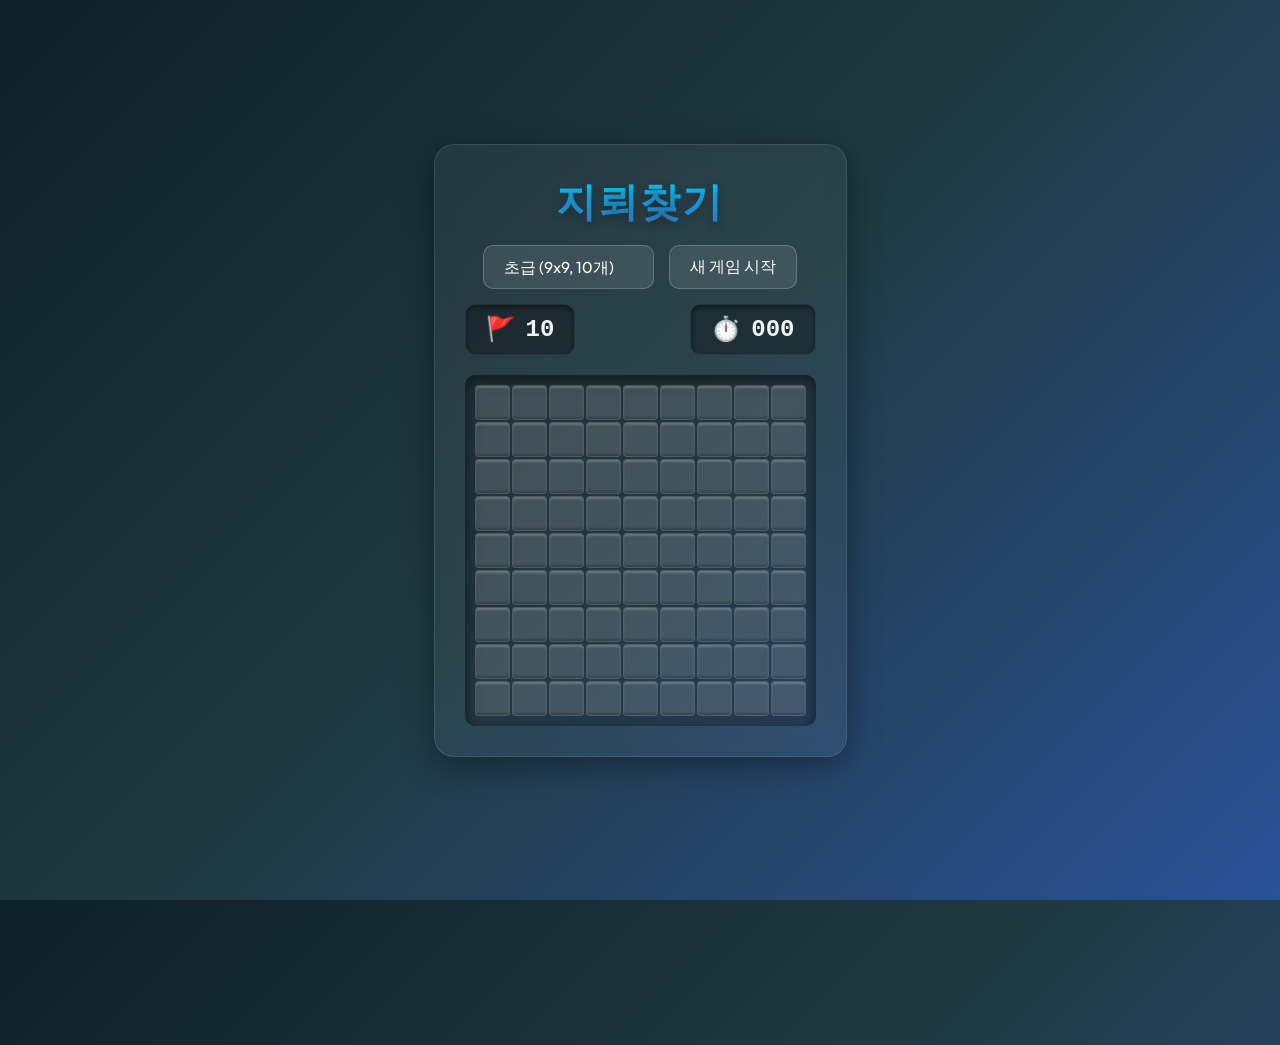
<file: minesweeper/index.html>
<!DOCTYPE html>
<html lang="ko">
<head>
    <meta charset="UTF-8">
    <meta name="viewport" content="width=device-width, initial-scale=1.0">
    <title>프리미엄 지뢰찾기</title>
    <link href="https://fonts.googleapis.com/css2?family=Outfit:wght@300;400;600;700&display=swap" rel="stylesheet">
    <link rel="stylesheet" href="style.css">
</head>
<body>
    <div class="game-container">
        <div class="glass-panel">
            <header class="header">
                <h1>지뢰찾기</h1>
                <div class="controls">
                    <select id="difficulty">
                        <option value="easy">초급 (9x9, 10개)</option>
                        <option value="medium">중급 (16x16, 40개)</option>
                        <option value="hard">고급 (30x16, 99개)</option>
                    </select>
                    <button id="restart-btn" class="btn">새 게임 시작</button>
                </div>
                <div class="stats">
                    <div class="stat-box">
                        <span class="icon">🚩</span>
                        <span id="mines-count">10</span>
                    </div>
                    <div class="stat-box">
                        <span class="icon">⏱️</span>
                        <span id="timer">000</span>
                    </div>
                </div>
            </header>
            
            <div id="board-container" class="board-container">
                <div id="board" class="board"></div>
            </div>
            
            <div id="game-over-modal" class="modal hidden">
                <div class="modal-content glass-panel">
                    <h2 id="modal-title">게임 오버!</h2>
                    <p id="modal-message">지뢰를 밟았습니다.</p>
                    <p>기록: <span id="final-time">0</span>초</p>
                    <button id="modal-restart-btn" class="btn primary-btn">다시 하기</button>
                </div>
            </div>
        </div>
    </div>
    <script src="script.js"></script>
</body>
</html>
</file>
<file: minesweeper/style.css>
:root {
    --bg-gradient: linear-gradient(135deg, #0f2027, #203a43, #2a5298);
    --glass-bg: rgba(255, 255, 255, 0.05);
    --glass-border: rgba(255, 255, 255, 0.1);
    --glass-shadow: 0 8px 32px 0 rgba(0, 0, 0, 0.37);
    --cell-bg-hidden: rgba(255, 255, 255, 0.15);
    --cell-bg-hidden-hover: rgba(255, 255, 255, 0.25);
    --cell-bg-revealed: rgba(0, 0, 0, 0.3);
    --cell-border: rgba(255, 255, 255, 0.05);
    --text-color: #f1f2f6;
    --primary-color: #00d2ff;
    --danger-color: #ff4757;
    --success-color: #2ed573;
    
    /* Number colors */
    --num-1: #3498db;
    --num-2: #2ecc71;
    --num-3: #e74c3c;
    --num-4: #9b59b6;
    --num-5: #f1c40f;
    --num-6: #e67e22;
    --num-7: #34495e;
    --num-8: #95a5a6;
}

* {
    margin: 0;
    padding: 0;
    box-sizing: border-box;
    user-select: none;
}

body {
    font-family: 'Outfit', sans-serif;
    color: var(--text-color);
    background: var(--bg-gradient);
    min-height: 100vh;
    display: flex;
    justify-content: center;
    align-items: center;
    overflow: hidden;
}

.game-container {
    padding: 20px;
    max-width: 100vw;
    max-height: 100vh;
}

.glass-panel {
    background: var(--glass-bg);
    backdrop-filter: blur(10px);
    -webkit-backdrop-filter: blur(10px);
    border: 1px solid var(--glass-border);
    border-radius: 20px;
    box-shadow: var(--glass-shadow);
    padding: 30px;
    display: flex;
    flex-direction: column;
    gap: 20px;
}

.header {
    display: flex;
    flex-direction: column;
    align-items: center;
    gap: 15px;
}

h1 {
    font-size: 2.5rem;
    font-weight: 700;
    letter-spacing: 2px;
    text-transform: uppercase;
    background: -webkit-linear-gradient(#00d2ff, #3a7bd5);
    -webkit-background-clip: text;
    -webkit-text-fill-color: transparent;
    text-shadow: 0px 4px 10px rgba(0, 0, 0, 0.3);
}

.controls {
    display: flex;
    gap: 15px;
}

select, .btn {
    appearance: none;
    background: rgba(255, 255, 255, 0.1);
    border: 1px solid rgba(255, 255, 255, 0.2);
    color: white;
    padding: 10px 20px;
    border-radius: 10px;
    font-family: inherit;
    font-size: 1rem;
    cursor: pointer;
    transition: all 0.3s ease;
    outline: none;
}

select option {
    background: #203a43;
    color: white;
}

.btn:hover, select:hover {
    background: rgba(255, 255, 255, 0.2);
    transform: translateY(-2px);
    box-shadow: 0 5px 15px rgba(0,0,0,0.2);
}

.btn:active {
    transform: translateY(0);
}

.primary-btn {
    background: linear-gradient(45deg, #00d2ff, #3a7bd5);
    border: none;
    font-weight: 600;
}

.primary-btn:hover {
    background: linear-gradient(45deg, #3a7bd5, #00d2ff);
    box-shadow: 0 5px 15px rgba(0, 210, 255, 0.4);
}

.stats {
    display: flex;
    justify-content: space-between;
    width: 100%;
    max-width: 400px;
}

.stat-box {
    background: rgba(0, 0, 0, 0.3);
    padding: 10px 20px;
    border-radius: 10px;
    display: flex;
    align-items: center;
    gap: 10px;
    font-size: 1.5rem;
    font-weight: 600;
    font-family: monospace;
    border: 1px solid rgba(255,255,255,0.05);
    box-shadow: inset 0 2px 5px rgba(0,0,0,0.5);
}

.board-container {
    overflow: auto;
    max-width: calc(100vw - 100px);
    max-height: calc(100vh - 250px);
    padding: 10px;
    border-radius: 10px;
    background: rgba(0, 0, 0, 0.2);
    box-shadow: inset 0 5px 15px rgba(0,0,0,0.5);
}

.board {
    display: grid;
    gap: 2px;
    margin: 0 auto;
    width: max-content;
}

.cell {
    width: 35px;
    height: 35px;
    background: var(--cell-bg-hidden);
    border: 1px solid var(--cell-border);
    border-radius: 4px;
    display: flex;
    justify-content: center;
    align-items: center;
    font-size: 1.2rem;
    font-weight: 700;
    cursor: pointer;
    box-shadow: inset 0 2px 2px rgba(255, 255, 255, 0.2), inset 0 -2px 2px rgba(0, 0, 0, 0.2);
    transition: background 0.2s, transform 0.1s;
}

.cell:hover:not(.revealed) {
    background: var(--cell-bg-hidden-hover);
}

.cell:active:not(.revealed) {
    transform: scale(0.95);
}

.cell.revealed {
    background: var(--cell-bg-revealed);
    box-shadow: inset 0 2px 5px rgba(0, 0, 0, 0.4);
    cursor: default;
}

.cell.mine {
    background: var(--danger-color);
    box-shadow: 0 0 10px var(--danger-color);
    animation: explode 0.5s ease-out;
}

.cell.mine.revealed-safe {
     background: var(--text-color);
     opacity: 0.5;
}

@keyframes explode {
    0% { transform: scale(1); }
    50% { transform: scale(1.3); background: white; }
    100% { transform: scale(1); }
}

.cell.flag {
    color: var(--danger-color);
    animation: popIn 0.3s cubic-bezier(0.175, 0.885, 0.32, 1.275);
}

@keyframes popIn {
    0% { transform: scale(0); }
    100% { transform: scale(1); }
}

/* Number Colors */
.cell[data-value="1"] { color: var(--num-1); }
.cell[data-value="2"] { color: var(--num-2); }
.cell[data-value="3"] { color: var(--num-3); }
.cell[data-value="4"] { color: var(--num-4); }
.cell[data-value="5"] { color: var(--num-5); }
.cell[data-value="6"] { color: var(--num-6); }
.cell[data-value="7"] { color: var(--num-7); }
.cell[data-value="8"] { color: var(--num-8); }

.modal {
    position: fixed;
    top: 0;
    left: 0;
    width: 100vw;
    height: 100vh;
    background: rgba(0, 0, 0, 0.6);
    display: flex;
    justify-content: center;
    align-items: center;
    z-index: 100;
    opacity: 1;
    transition: opacity 0.3s ease;
}

.modal.hidden {
    opacity: 0;
    pointer-events: none;
}

.modal-content {
    text-align: center;
    transform: scale(1);
    transition: transform 0.3s cubic-bezier(0.175, 0.885, 0.32, 1.275);
}

.modal.hidden .modal-content {
    transform: scale(0.8);
}

.modal h2 {
    font-size: 2rem;
    margin-bottom: 10px;
}

.modal p {
    font-size: 1.2rem;
    margin-bottom: 20px;
    color: #ccc;
}

.win-title {
    color: var(--success-color);
    text-shadow: 0 0 10px rgba(46, 213, 115, 0.5);
}

.lose-title {
    color: var(--danger-color);
    text-shadow: 0 0 10px rgba(255, 71, 87, 0.5);
}

/* Custom Scrollbar for board */
::-webkit-scrollbar {
    width: 10px;
    height: 10px;
}
::-webkit-scrollbar-track {
    background: rgba(0, 0, 0, 0.2);
    border-radius: 5px;
}
::-webkit-scrollbar-thumb {
    background: rgba(255, 255, 255, 0.2);
    border-radius: 5px;
}
::-webkit-scrollbar-thumb:hover {
    background: rgba(255, 255, 255, 0.3);
}
</file>
